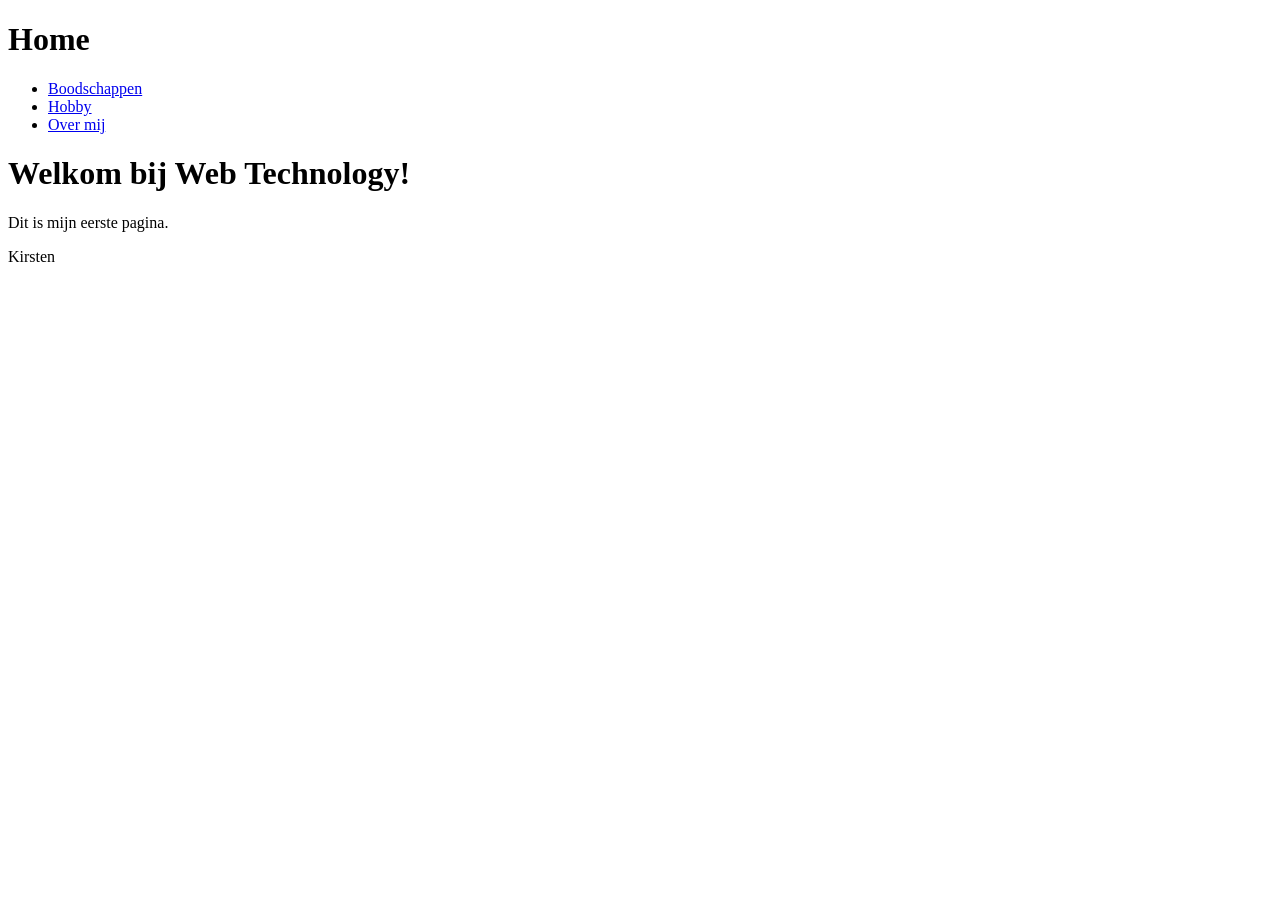
<file: labo-01/index.html>
<!doctype html>
<html lang="nl">
    <head>
        <meta charset="utf-8">
        <meta name="viewport" content="width=device-width, initial-scale=1">
        <link rel="icon" type="image/x-icon"  href="afbeeldingen/icon.png">
        <title>Mijn eerste pagina</title>
    </head>
    <body>
    <header>
        <h1>Home</h1>
        <nav>
            <ul>
                <li><a href="boodschappen.html">Boodschappen</a></li>
                <li><a href="hobby.html">Hobby</a></li>
                <li><a href="over-mij.html">Over mij</a></li>
            </ul>
        </nav>
    </header>
        <h1>Welkom bij Web Technology!</h1>
        <p>Dit is mijn eerste pagina.</p>
    <footer>
        <p>Kirsten</p>
    </footer>
    </body>
</html>
</file>
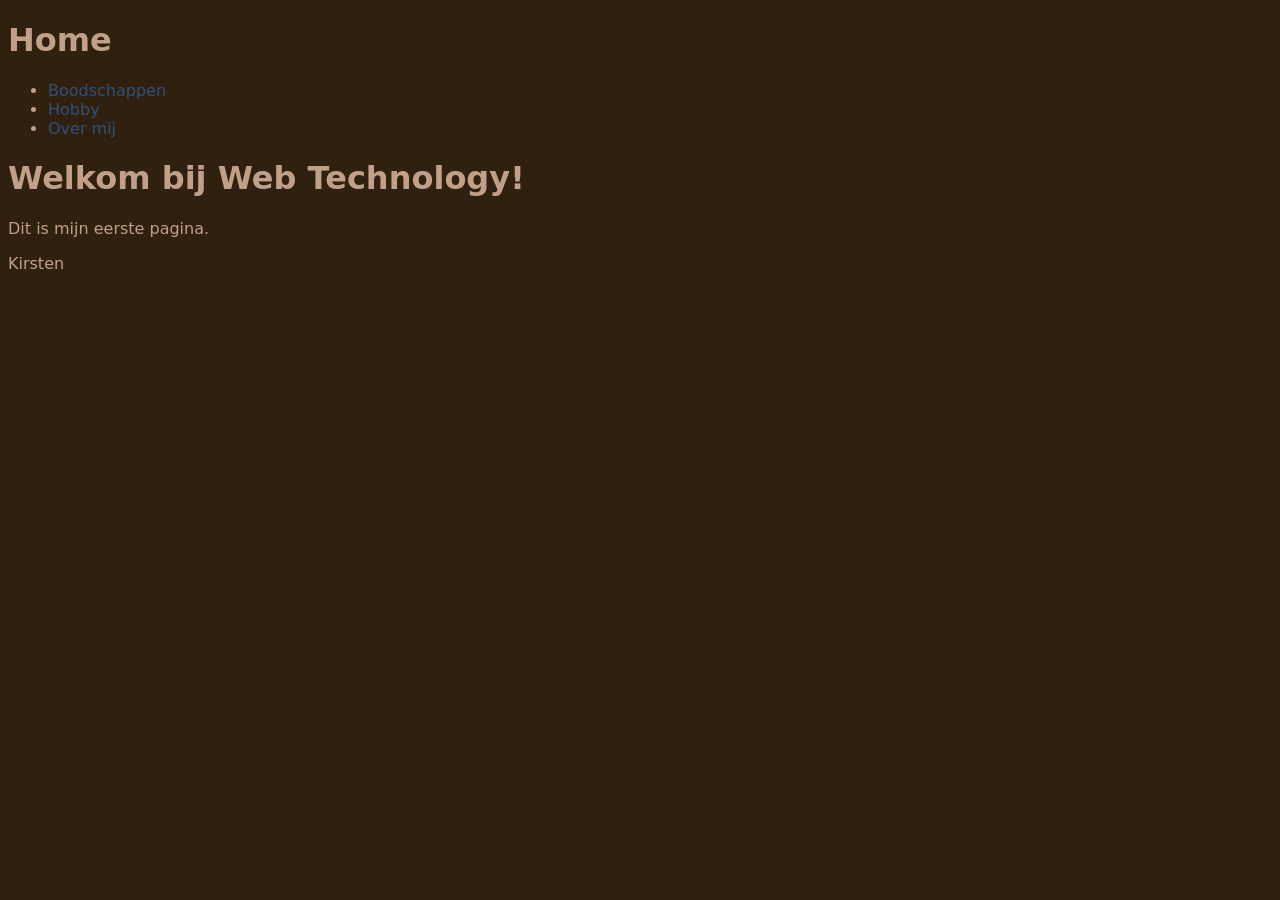
<file: site/index.html>
<!doctype html>
<html lang="nl">
    <head>
        <meta charset="utf-8">
        <meta name="viewport" content="width=device-width, initial-scale=1">
        <style>
        @import url('https://fonts.googleapis.com/css2?family=Balsamiq+Sans:ital,wght@0,400;0,700;1,400;1,700&family=Coming+Soon&family=Single+Day&family=Stick&display=swap');
        </style>
        <link rel="stylesheet" href="css/style.css">
        <link rel="icon" type="image/x-icon"  href="afbeeldingen/icon.png">
        <title>Mijn eerste pagina</title>
    </head>
    <body>
    <header>
        <h1>Home</h1>
        <nav>
            <ul>
                <li><a href="boodschappen.html">Boodschappen</a></li>
                <li><a href="hobby.html">Hobby</a></li>
                <li><a href="over-mij.html">Over mij</a></li>
            </ul>
        </nav>
    </header>
        <h1>Welkom bij Web Technology!</h1>
        <p>Dit is mijn eerste pagina.</p>
    <footer>
        <p>Kirsten</p>
    </footer>
    </body>
</html>
</file>
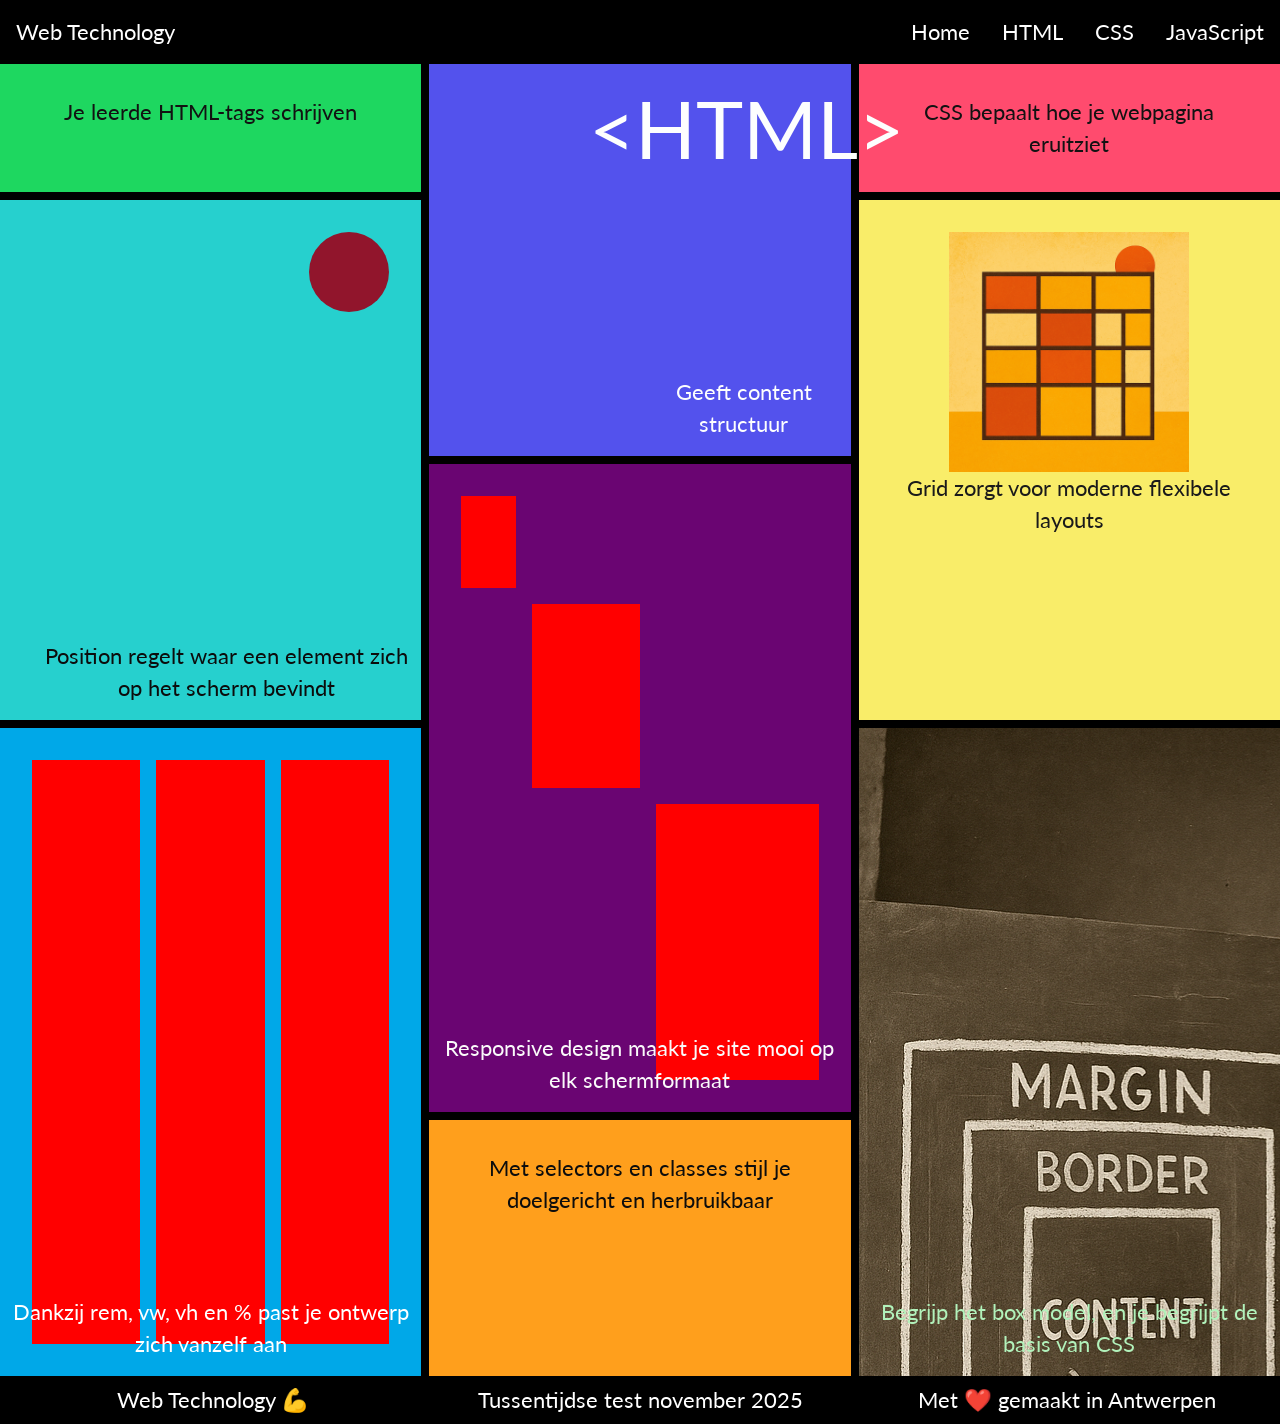
<file: 2526_wt_vaardigheidstoets_november_25/opdracht/index.html>
<!DOCTYPE html>
<html lang="en">
<head>
	<meta charset="UTF-8">
	<meta http-equiv="X-UA-Compatible" content="IE=edge">
	<meta name="viewport" content="width=device-width, initial-scale=1.0">
	<link rel="stylesheet" href="reset.css">
	<link rel="preconnect" href="https://fonts.googleapis.com">
	<link rel="preconnect" href="https://fonts.gstatic.com" crossorigin>
	<link href="https://fonts.googleapis.com/css2?family=Lato:ital,wght@0,100;0,300;0,400;0,700;0,900;1,100;1,300;1,400;1,700;1,900&display=swap" rel="stylesheet">
	<link rel="stylesheet" href="stijl.css">
	<title>Web Technology - tussentijdse test november 2025</title>
</head>
<body>
	<header>
		<h1>Web Technology</h1>
		<nav>
			<ul>
				<li><a href="">Home</a></li>
				<li><a href="">HTML</a></li>
				<li><a href="">CSS</a></li>
				<li><a href="">JavaScript</a></li>
			</ul>
		</nav>
	</header>
	<main>
		<ul>
			<li><h2>Je leerde HTML-tags schrijven</h2></li>
			<li><h4>&lt;HTML&gt;</h4>
				<h2>Geeft content structuur</h2></li>
			<li><h2>CSS bepaalt hoe je webpagina eruitziet</h2></li>
			<li>
				<p></p>
				<h2>Position regelt waar een element zich op het scherm bevindt</h2></li>
			<li>
				<img src="grid.png" alt="">
				<h2>Grid zorgt voor moderne flexibele layouts</h2>
			</li>
			<li>
				<p></p>
				<p></p>
				<p></p>
				<h2>Responsive design maakt je site mooi op elk schermformaat</h2>
			</li>
			<li>
				<p></p>
				<p></p>
				<p></p>
				<h2>Dankzij rem, vw, vh en % past je ontwerp zich vanzelf aan</h2></li>
			<li><h2>Begrijp het box model, en je begrijpt de basis van CSS</h2></li>
			<li><h2>Met selectors en classes stijl je doelgericht en herbruikbaar</h2></li>
		</ul>
	</main>
	<footer>
		<ul>
			<li>Web Technology 💪</li>
			<li>Tussentijdse test november 2025</li>
			<li>Met ❤️ gemaakt in Antwerpen</li>
		</ul>
	</footer>
</body>
</html>
</file>
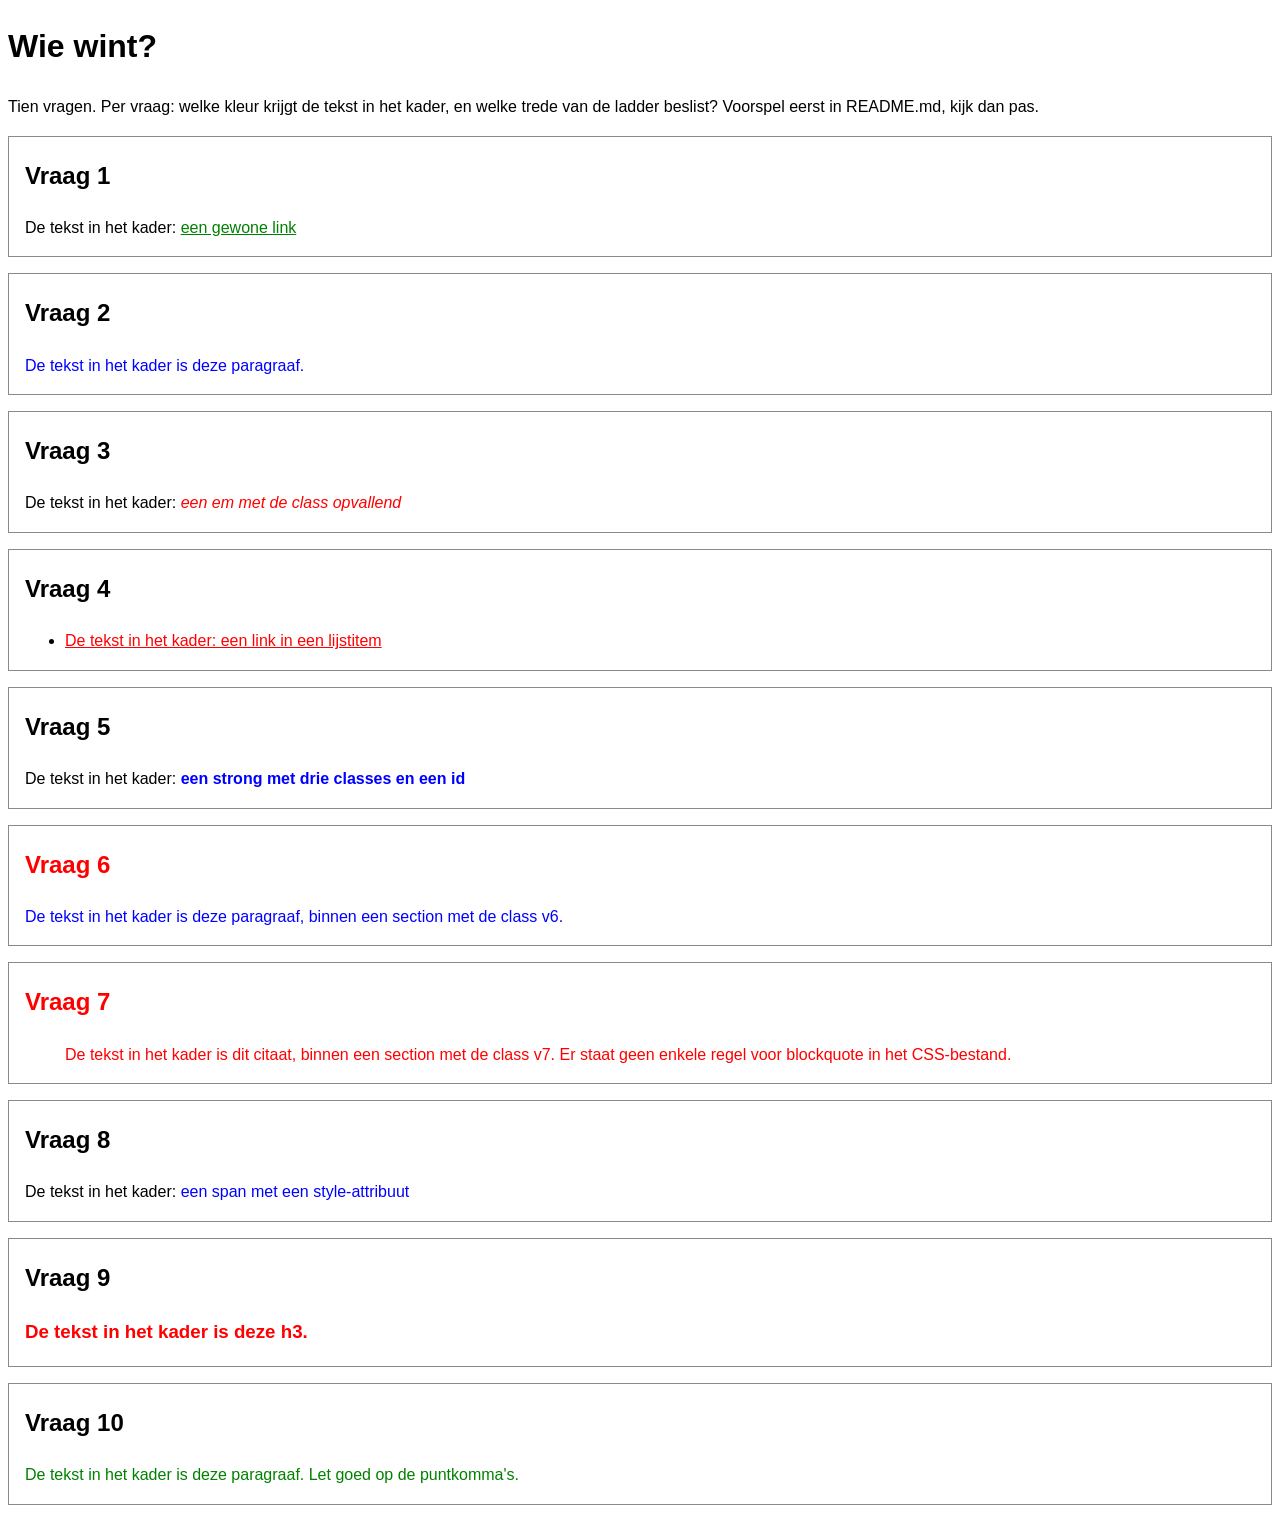
<file: labo-02/cascade/index.html>
<!-- index.html - oefening 3: voorspel, dan kijk. Wijzig dit bestand niet. -->
<!doctype html>
<html lang="nl">
  <head>
    <meta charset="utf-8">
    <meta name="viewport" content="width=device-width, initial-scale=1">
    <title>Wie wint? Tien vragen over de cascade</title>
    <link rel="stylesheet" href="css/stijl.css">
  </head>
  <body>
    <h1>Wie wint?</h1>
    <p>Tien vragen. Per vraag: welke kleur krijgt de tekst in het kader, en welke trede van de ladder beslist? Voorspel eerst in README.md, kijk dan pas.</p>

    <section class="vraag v1">
      <h2>Vraag 1</h2>
      <p>De tekst in het kader: <a href="#">een gewone link</a></p>
    </section>

    <section class="vraag v2">
      <h2>Vraag 2</h2>
      <p class="v2-tekst">De tekst in het kader is deze paragraaf.</p>
    </section>

    <section class="vraag v3">
      <h2>Vraag 3</h2>
      <p>De tekst in het kader: <em class="opvallend">een em met de class opvallend</em></p>
    </section>

    <section class="vraag v4">
      <h2>Vraag 4</h2>
      <ul>
        <li><a href="#">De tekst in het kader: een link in een lijstitem</a></li>
      </ul>
    </section>

    <section class="vraag v5">
      <h2>Vraag 5</h2>
      <p>De tekst in het kader: <strong class="een twee drie" id="v5-tekst">een strong met drie classes en een id</strong></p>
    </section>

    <section class="vraag v6">
      <h2>Vraag 6</h2>
      <p class="v6-tekst">De tekst in het kader is deze paragraaf, binnen een section met de class v6.</p>
    </section>

    <section class="vraag v7">
      <h2>Vraag 7</h2>
      <blockquote>De tekst in het kader is dit citaat, binnen een section met de class v7. Er staat geen enkele regel voor blockquote in het CSS-bestand.</blockquote>
    </section>

    <section class="vraag v8">
      <h2>Vraag 8</h2>
      <p>De tekst in het kader: <span class="v8-tekst" style="color: blue">een span met een style-attribuut</span></p>
    </section>

    <section class="vraag v9">
      <h2>Vraag 9</h2>
      <h3 class="v9-tekst">De tekst in het kader is deze h3.</h3>
    </section>

    <section class="vraag v10">
      <h2>Vraag 10</h2>
      <p class="v10-tekst">De tekst in het kader is deze paragraaf. Let goed op de puntkomma's.</p>
    </section>
  </body>
</html>
</file>
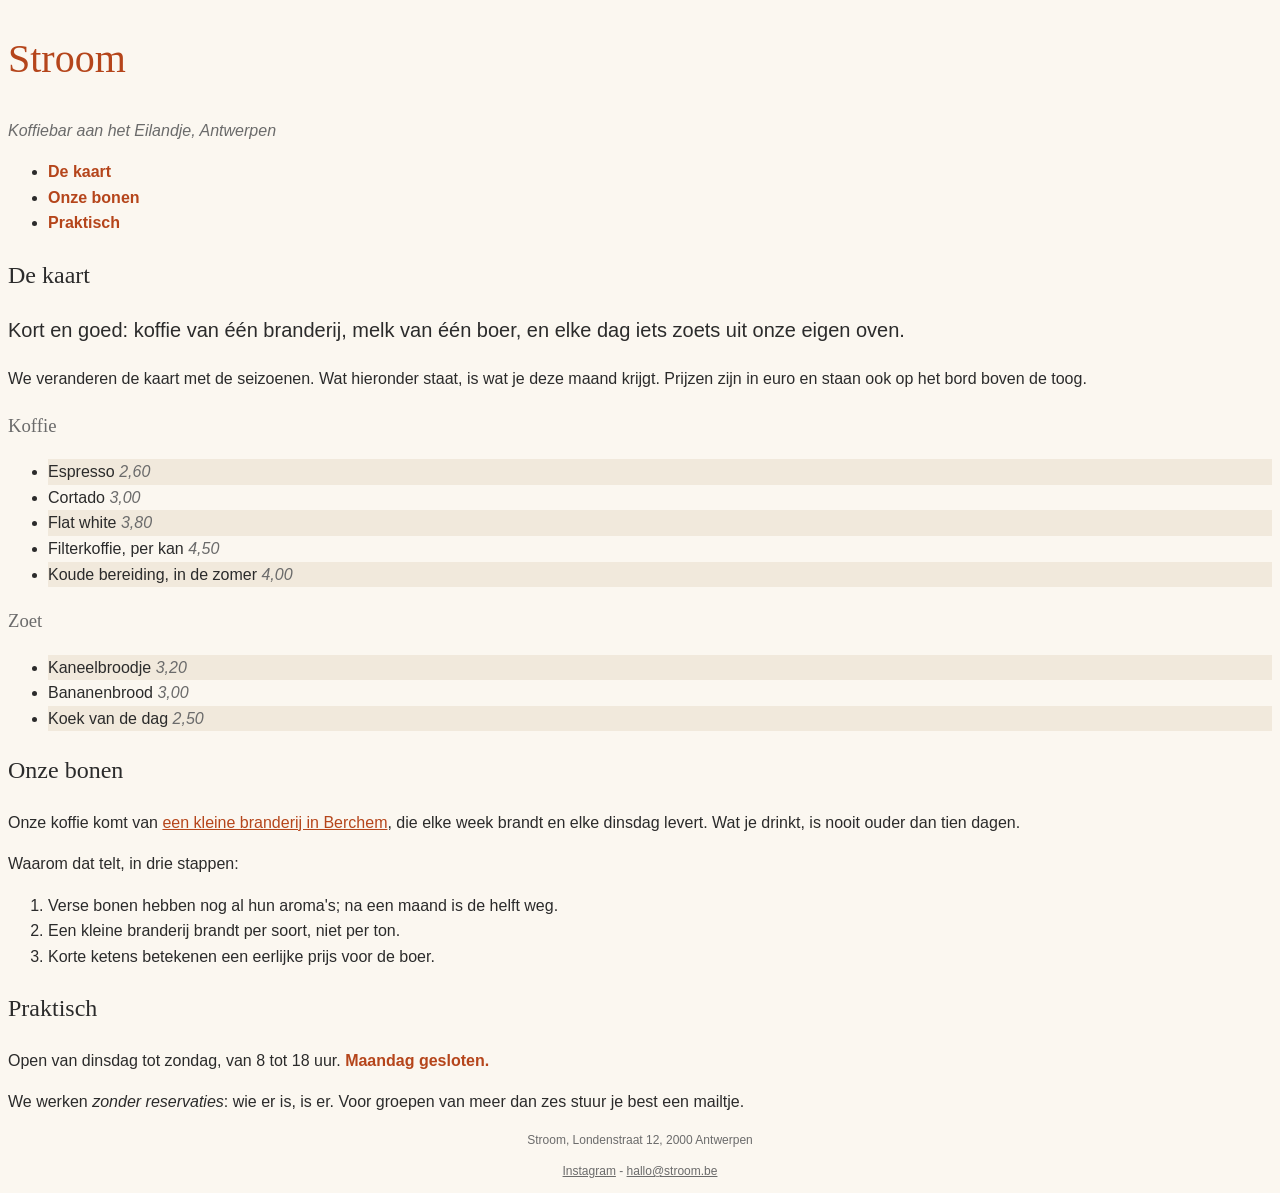
<file: labo-02/nabouw/index.html>
<!-- index.html - nabouw labo 2. Dit bestand mag je NIET wijzigen: geen class erbij, geen element verplaatst, geen style-attribuut. Jij schrijft css/stijl.css. -->
<!--
  Wat het screenshot niet kan tonen (hover en focus):
  - links in de navigatie: accentkleur, vet, geen onderstreping;
    bij hover en focus: inktkleur en onderstreept
  - links in main: accentkleur, onderstreept;
    bij hover en focus: papierkleur op een achtergrond in de accentkleur
  - links in de footer: gedempte kleur; bij hover en focus: accentkleur
-->
<!doctype html>
<html lang="nl">
  <head>
    <meta charset="utf-8">
    <meta name="viewport" content="width=device-width, initial-scale=1">
    <title>Stroom - koffiebar aan het Eilandje</title>
    <link rel="stylesheet" href="css/stijl.css">
  </head>
  <body>
    <header>
      <h1>Stroom</h1>
      <p class="slogan">Koffiebar aan het Eilandje, Antwerpen</p>
      <nav>
        <ul>
          <li><a href="#kaart">De kaart</a></li>
          <li><a href="#bonen">Onze bonen</a></li>
          <li><a href="#praktisch">Praktisch</a></li>
        </ul>
      </nav>
    </header>

    <main>
      <article>
        <h2 id="kaart">De kaart</h2>
        <p class="intro">Kort en goed: koffie van één branderij, melk van één boer, en elke dag iets zoets uit onze eigen oven.</p>
        <p>We veranderen de kaart met de seizoenen. Wat hieronder staat, is wat je deze maand krijgt. Prijzen zijn in euro en staan ook op het bord boven de toog.</p>

        <h3>Koffie</h3>
        <ul class="kaart">
          <li>Espresso <span class="prijs">2,60</span></li>
          <li>Cortado <span class="prijs">3,00</span></li>
          <li>Flat white <span class="prijs">3,80</span></li>
          <li>Filterkoffie, per kan <span class="prijs">4,50</span></li>
          <li>Koude bereiding, in de zomer <span class="prijs">4,00</span></li>
        </ul>

        <h3>Zoet</h3>
        <ul class="kaart">
          <li>Kaneelbroodje <span class="prijs">3,20</span></li>
          <li>Bananenbrood <span class="prijs">3,00</span></li>
          <li>Koek van de dag <span class="prijs">2,50</span></li>
        </ul>

        <h2 id="bonen">Onze bonen</h2>
        <p>Onze koffie komt van <a href="https://www.example.be">een kleine branderij in Berchem</a>, die elke week brandt en elke dinsdag levert. Wat je drinkt, is nooit ouder dan tien dagen.</p>
        <p>Waarom dat telt, in drie stappen:</p>
        <ol>
          <li>Verse bonen hebben nog al hun aroma's; na een maand is de helft weg.</li>
          <li>Een kleine branderij brandt per soort, niet per ton.</li>
          <li>Korte ketens betekenen een eerlijke prijs voor de boer.</li>
        </ol>

        <h2 id="praktisch">Praktisch</h2>
        <p>Open van dinsdag tot zondag, van 8 tot 18 uur. <strong>Maandag gesloten.</strong></p>
        <p>We werken <em>zonder reservaties</em>: wie er is, is er. Voor groepen van meer dan zes stuur je best een mailtje.</p>
      </article>
    </main>

    <footer>
      <p>Stroom, Londenstraat 12, 2000 Antwerpen</p>
      <p><a href="https://www.instagram.com">Instagram</a> - <a href="mailto:hallo@stroom.be">hallo@stroom.be</a></p>
    </footer>
  </body>
</html>
</file>
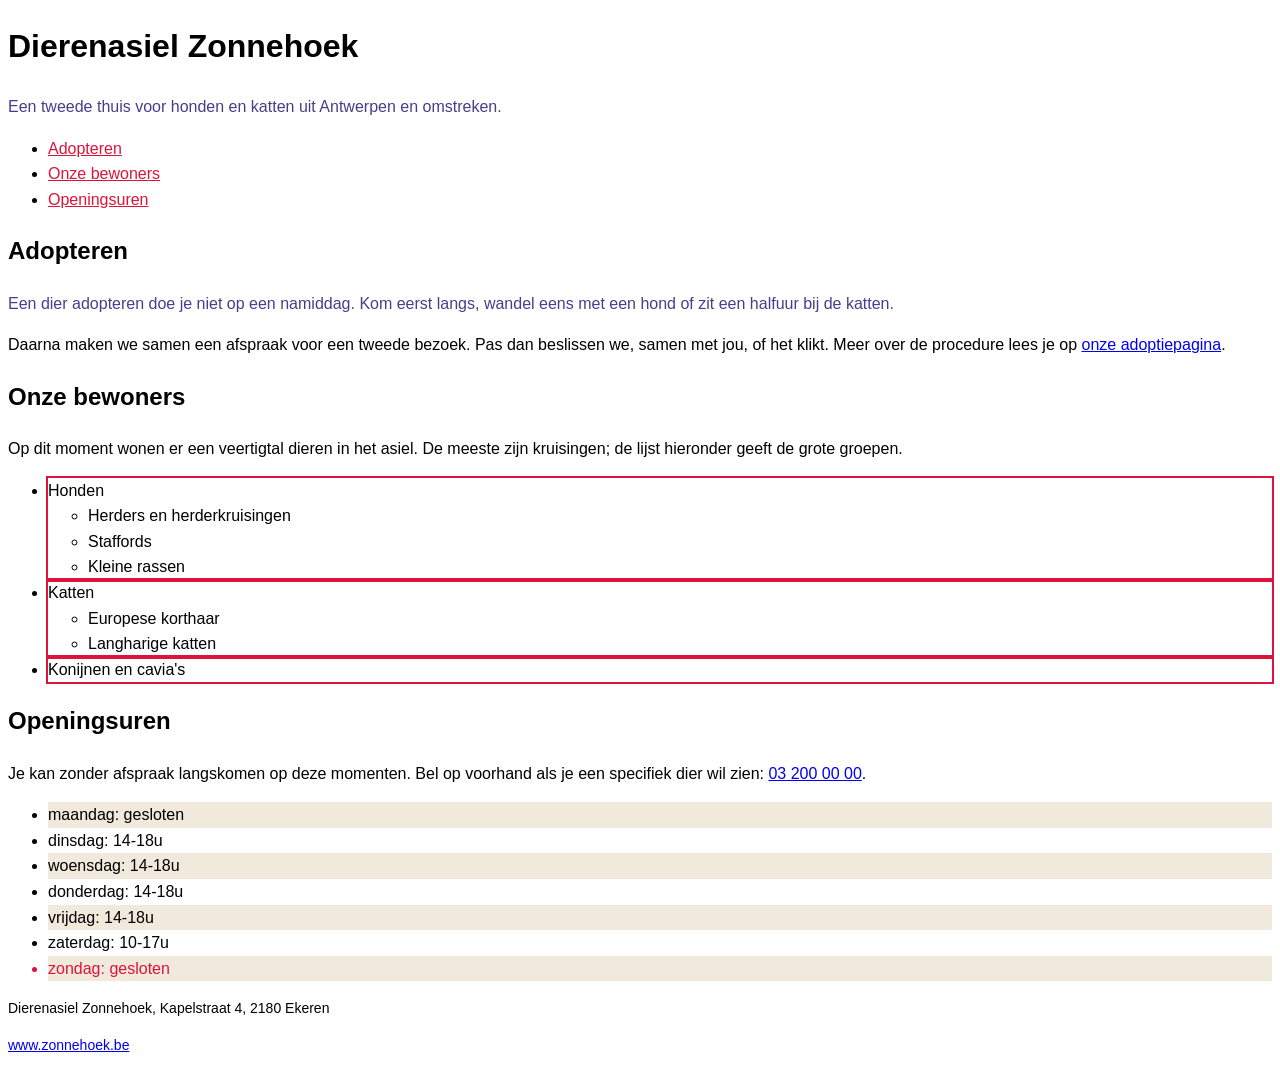
<file: labo-02/selectors/index.html>
<!-- index.html - oefening 2: selectors. Wijzig dit bestand niet; alles wat je nodig hebt, staat erin. -->
<!doctype html>
<html lang="nl">
  <head>
    <meta charset="utf-8">
    <meta name="viewport" content="width=device-width, initial-scale=1">
    <title>Dierenasiel Zonnehoek</title>
    <link rel="stylesheet" href="css/stijl.css">
  </head>
  <body>
    <header>
      <h1>Dierenasiel Zonnehoek</h1>
      <p class="slogan">Een tweede thuis voor honden en katten uit Antwerpen en omstreken.</p>
      <nav>
        <ul>
          <li><a href="#adopteren">Adopteren</a></li>
          <li><a href="#rassen">Onze bewoners</a></li>
          <li><a href="#uren">Openingsuren</a></li>
        </ul>
      </nav>
    </header>

    <main>
      <article>
        <h2 id="adopteren">Adopteren</h2>
        <p class="intro">Een dier adopteren doe je niet op een namiddag. Kom eerst langs, wandel eens met een hond of zit een halfuur bij de katten.</p>
        <p>Daarna maken we samen een afspraak voor een tweede bezoek. Pas dan beslissen we, samen met jou, of het klikt. Meer over de procedure lees je op <a href="https://www.zonnehoek.be/adoptie">onze adoptiepagina</a>.</p>

        <h2 id="rassen">Onze bewoners</h2>
        <p>Op dit moment wonen er een veertigtal dieren in het asiel. De meeste zijn kruisingen; de lijst hieronder geeft de grote groepen.</p>
        <ul class="rassen">
          <li>Honden
            <ul>
              <li>Herders en herderkruisingen</li>
              <li>Staffords</li>
              <li>Kleine rassen</li>
            </ul>
          </li>
          <li>Katten
            <ul>
              <li>Europese korthaar</li>
              <li>Langharige katten</li>
            </ul>
          </li>
          <li>Konijnen en cavia's</li>
        </ul>

        <h2 id="uren">Openingsuren</h2>
        <p>Je kan zonder afspraak langskomen op deze momenten. Bel op voorhand als je een specifiek dier wil zien: <a href="tel:+3232000000">03 200 00 00</a>.</p>
        <ul class="uren">
          <li>maandag: gesloten</li>
          <li>dinsdag: 14-18u</li>
          <li>woensdag: 14-18u</li>
          <li>donderdag: 14-18u</li>
          <li>vrijdag: 14-18u</li>
          <li>zaterdag: 10-17u</li>
          <li>zondag: gesloten</li>
        </ul>
      </article>
    </main>

    <footer>
      <p>Dierenasiel Zonnehoek, Kapelstraat 4, 2180 Ekeren</p>
      <p><a href="https://www.zonnehoek.be">www.zonnehoek.be</a></p>
    </footer>
  </body>
</html>
</file>
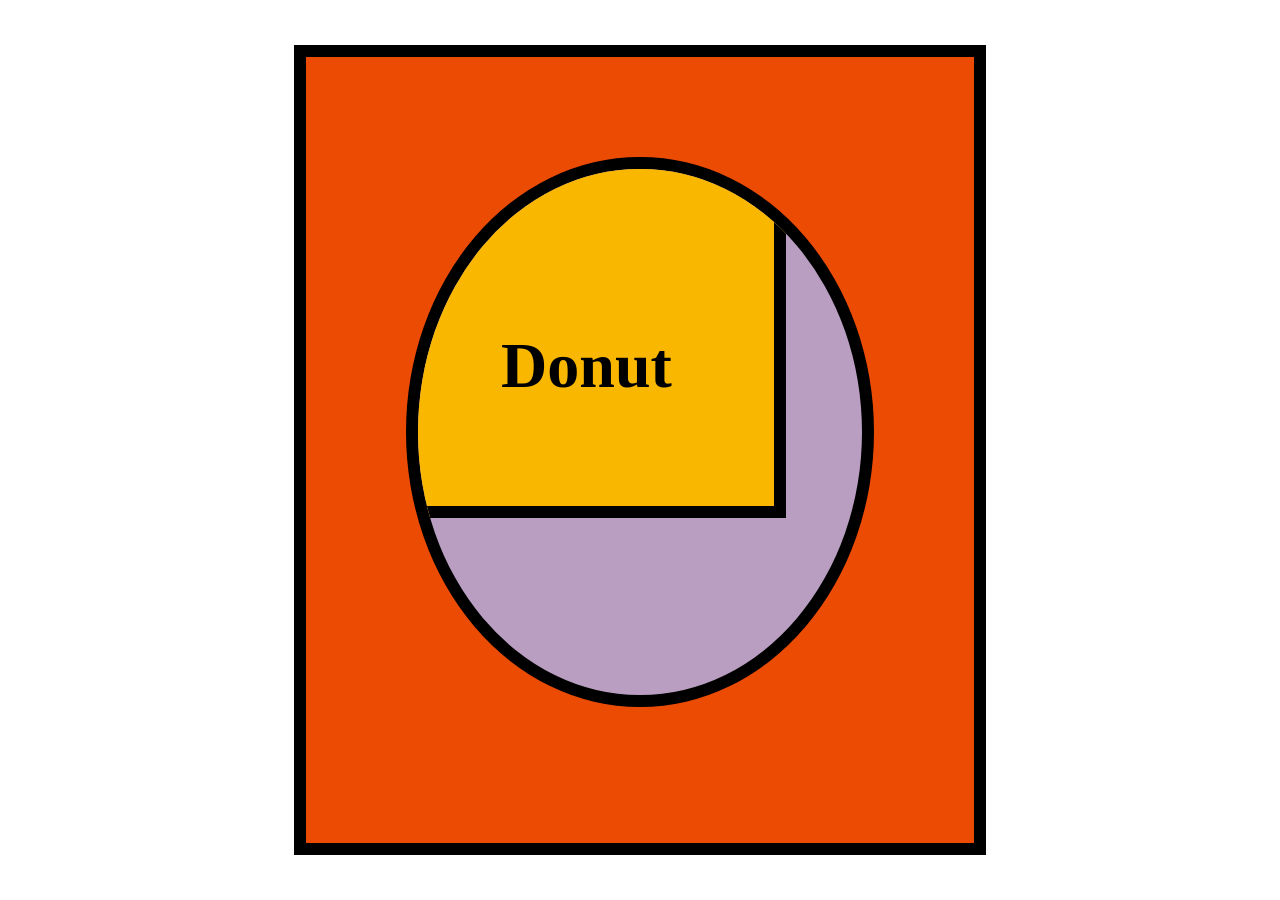
<file: labo-03/donut/index.html>
<!doctype html>
<html lang="en">
<head>
  <meta charset="utf-8">
  <meta name="viewport" content="width=device-width, initial-scale=1">
  <title>Labo 3 - Donut</title>
  <link rel="stylesheet" href="css/reset.css">
  <link rel="stylesheet" href="css/stijl.css">
</head>
<body>
  <!-- Do not change this file. Write your CSS in css/stijl.css. -->
  <main>
    <div>
      <h1>Donut</h1>
    </div>
  </main>
</body>
</html>
</file>
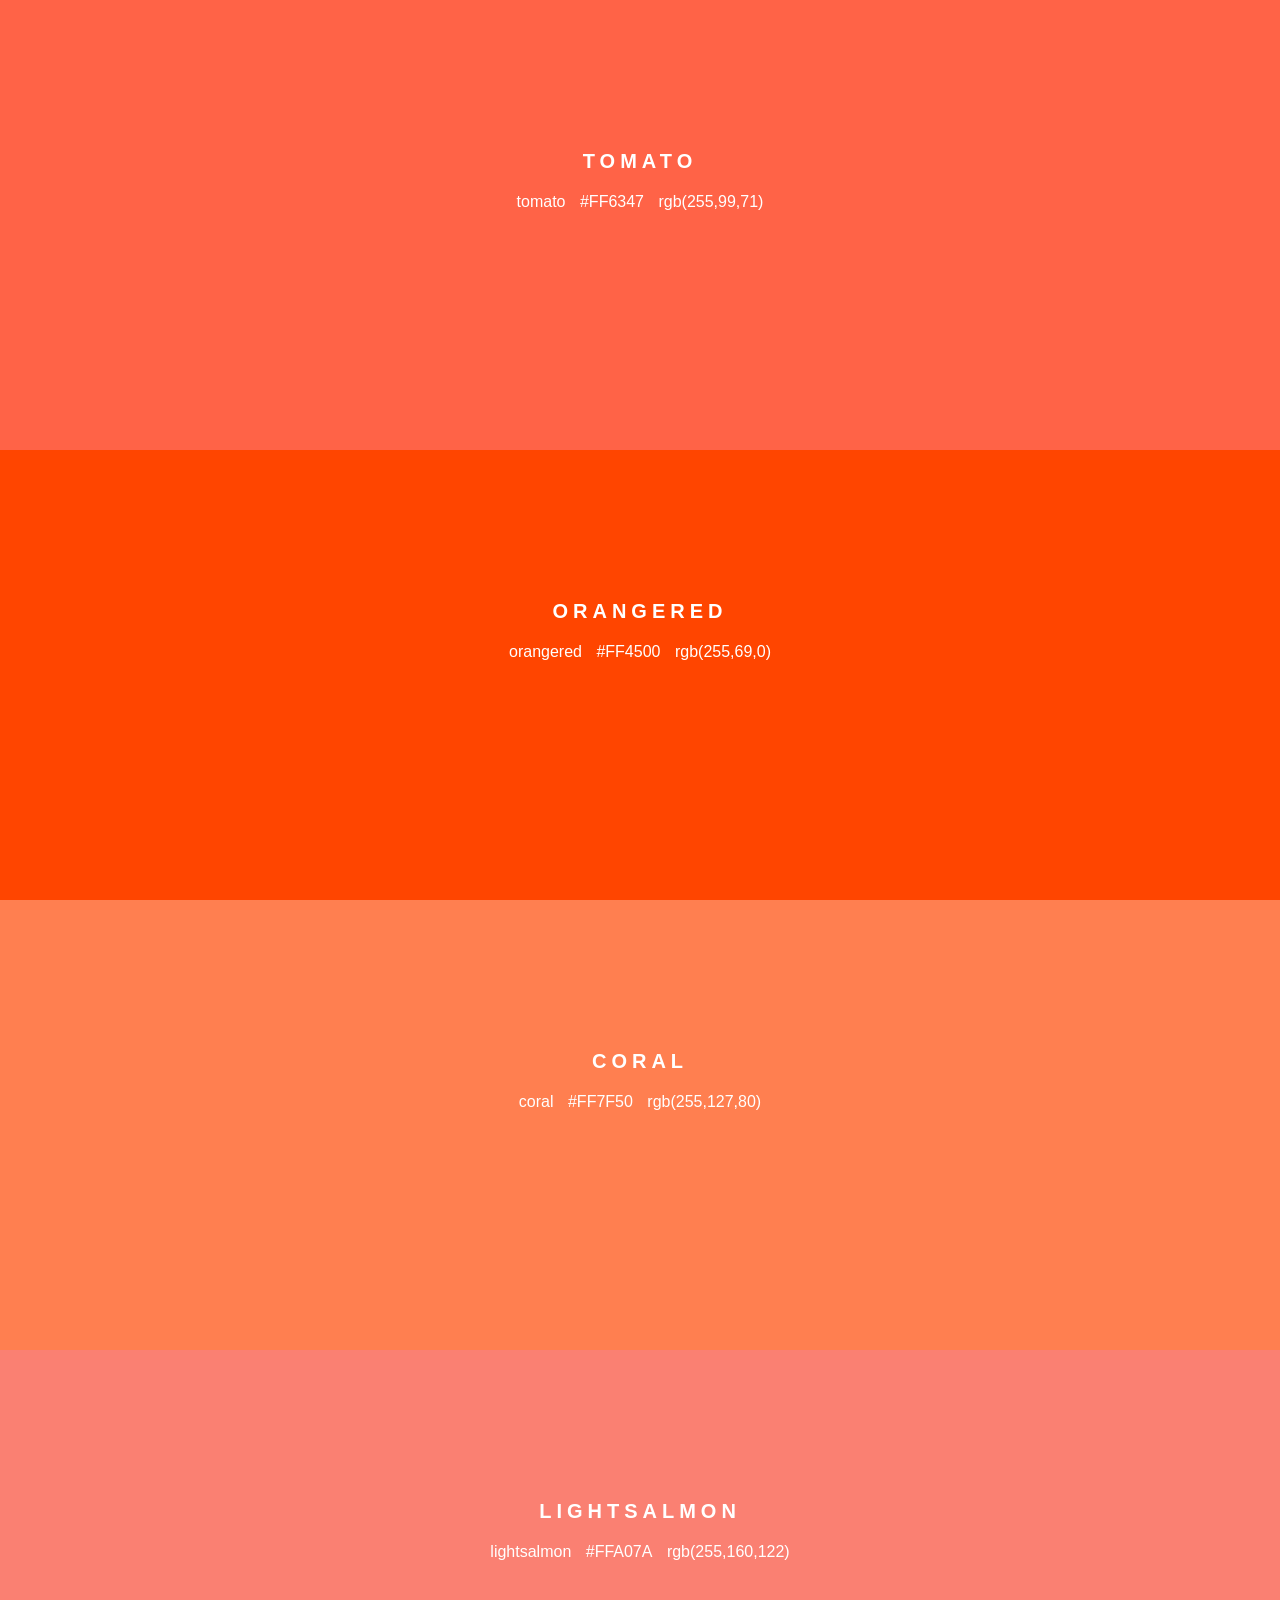
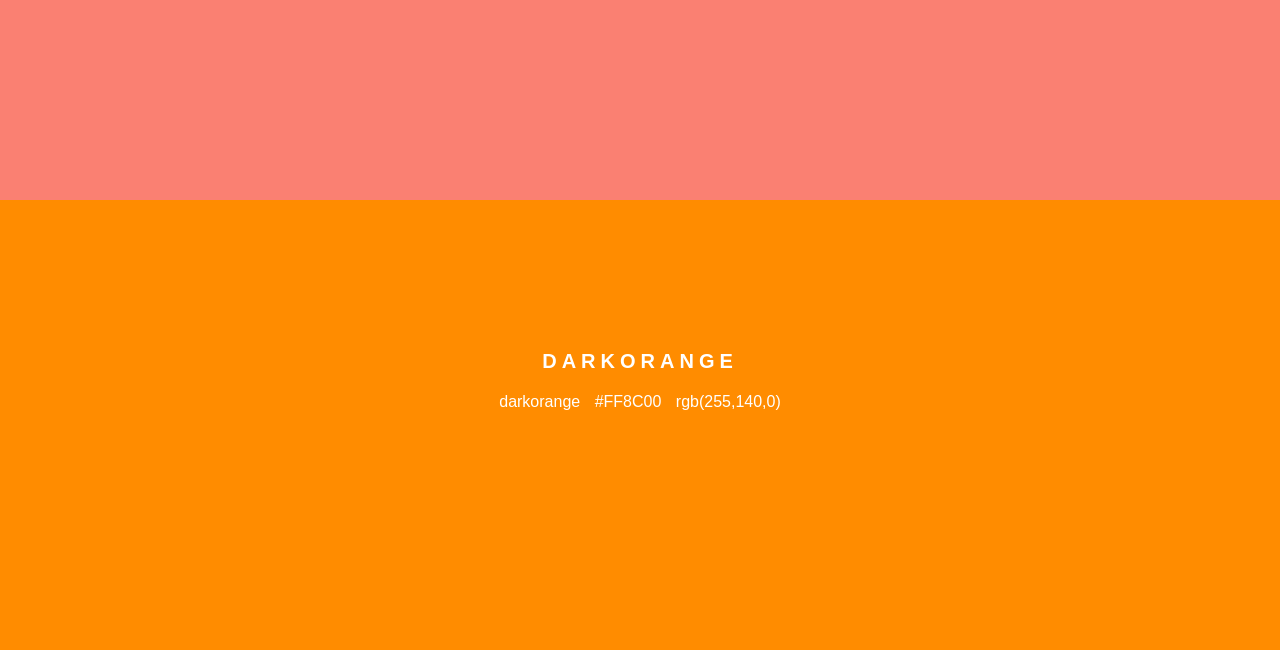
<file: labo-03/kleuren/index.html>
<!doctype html>
<html lang="en">
<head>
  <meta charset="utf-8">
  <meta name="viewport" content="width=device-width, initial-scale=1">
  <title>Labo 3 - Kleurenstalen</title>
  <link rel="stylesheet" href="css/reset.css">
  <link rel="stylesheet" href="css/stijl.css">
</head>
<body>
  <!-- Do not change this file. Write your CSS in css/stijl.css. -->
  <ul>
    <li class="tomato">
      <h2>TOMATO</h2>
      <p class="codes"><span>tomato</span> <span>#FF6347</span> <span>rgb(255,99,71)</span></p>
    </li>
    <li class="orangered">
      <h2>ORANGERED</h2>
      <p class="codes"><span>orangered</span> <span>#FF4500</span> <span>rgb(255,69,0)</span></p>
    </li>
    <li class="coral">
      <h2>CORAL</h2>
      <p class="codes"><span>coral</span> <span>#FF7F50</span> <span>rgb(255,127,80)</span></p>
    </li>
    <li class="lightsalmon">
      <h2>LIGHTSALMON</h2>
      <p class="codes"><span>lightsalmon</span> <span>#FFA07A</span> <span>rgb(255,160,122)</span></p>
    </li>
    <li class="darkorange">
      <h2>DARKORANGE</h2>
      <p class="codes"><span>darkorange</span> <span>#FF8C00</span> <span>rgb(255,140,0)</span></p>
    </li>
  </ul>
</body>
</html>
</file>
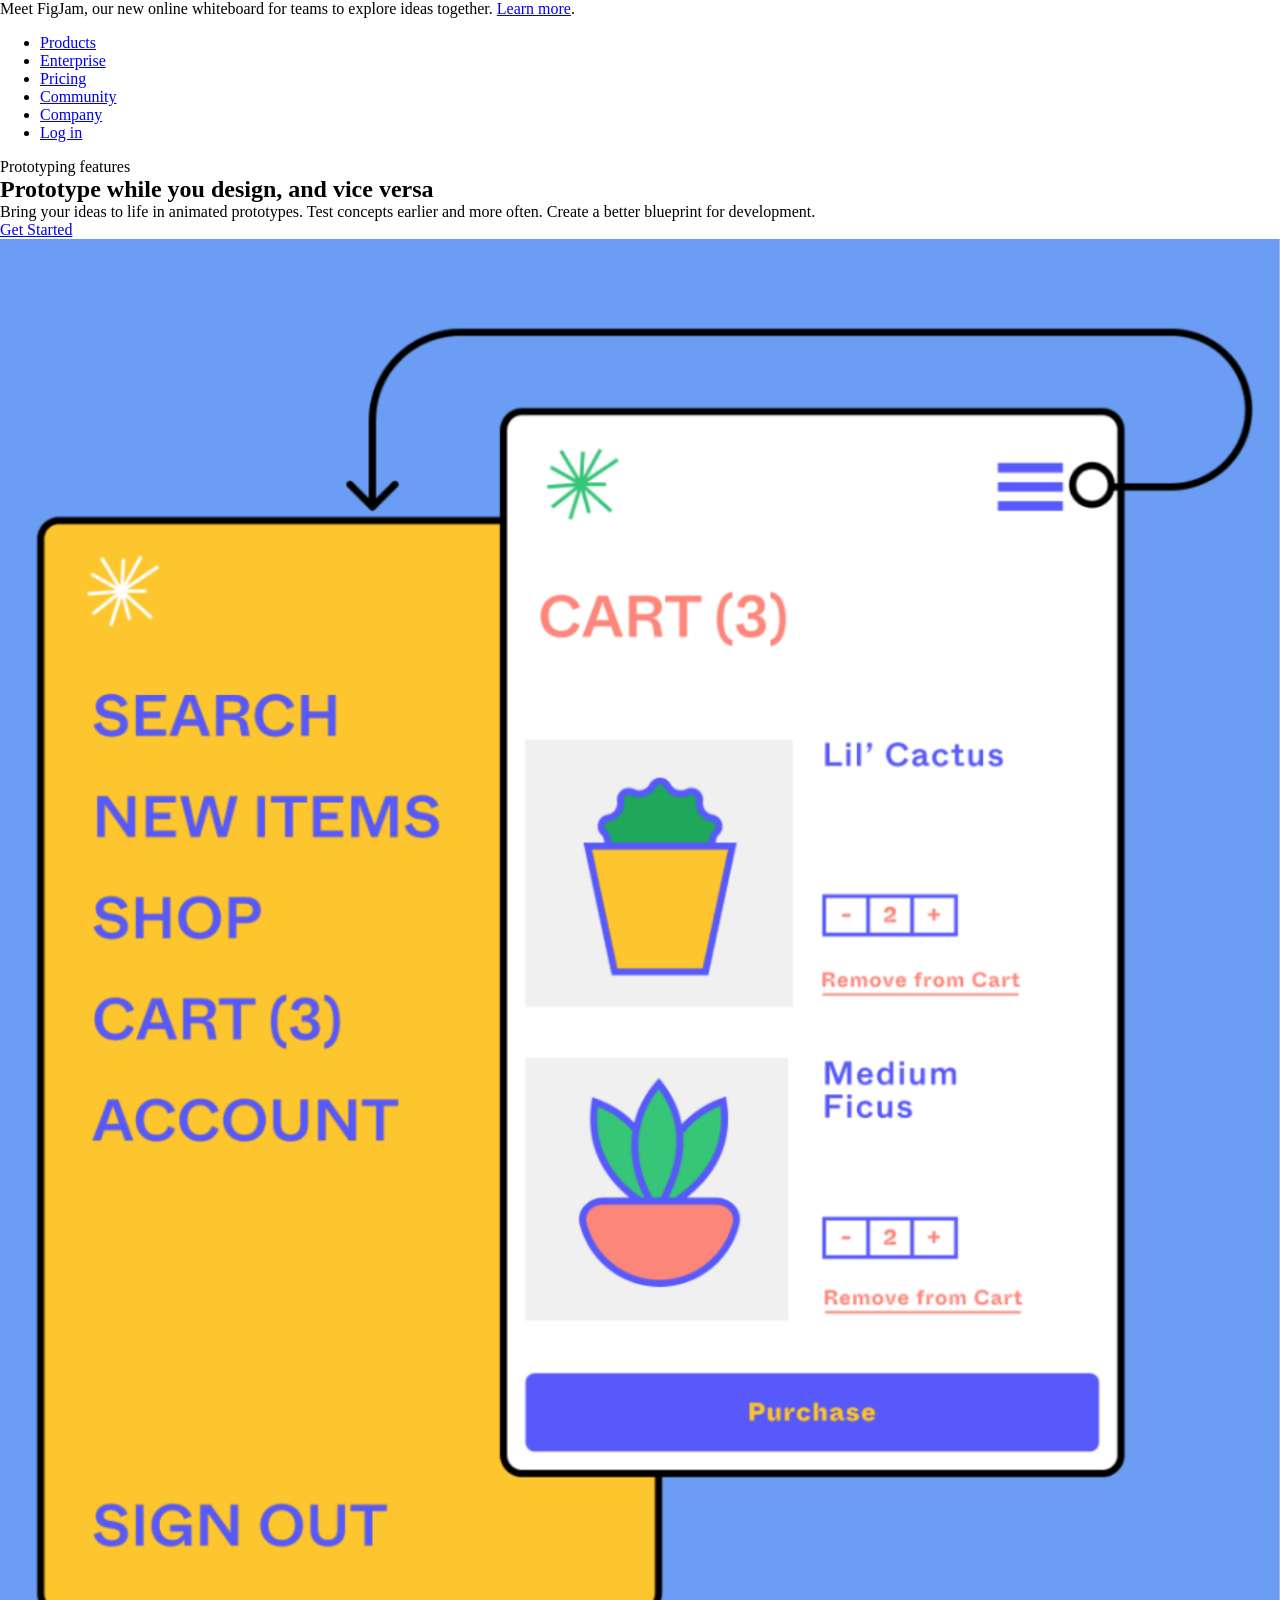
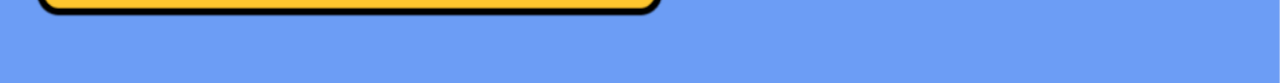
<file: labo-03/landing/index.html>
<!doctype html>
<html lang="en">
<head>
  <meta charset="utf-8">
  <meta name="viewport" content="width=device-width, initial-scale=1">
  <title>Labo 3 - Landingspagina</title>
  <link rel="stylesheet" href="css/reset.css">
  <link rel="stylesheet" href="css/stijl.css">
</head>
<body>
  <!-- Do not change this file. Write your CSS in css/stijl.css.
       Not visible in the screenshot: on :hover and :focus the links in the
       banner and in the navigation get an underline, and the button turns
       dark grey (#333333) instead of black. -->
  <div class="banner">
    <p>Meet FigJam, our new online whiteboard for teams to explore ideas together. <a href="#">Learn more</a>.</p>
  </div>
  <header>
    <nav>
      <ul>
        <li><a href="#">Products</a></li>
        <li><a href="#">Enterprise</a></li>
        <li><a href="#">Pricing</a></li>
        <li><a href="#">Community</a></li>
        <li><a href="#">Company</a></li>
        <li><a href="#">Log in</a></li>
      </ul>
    </nav>
  </header>
  <main>
    <article>
      <p class="bovenkop">Prototyping features</p>
      <h1>Prototype while you design, and vice versa</h1>
      <p>Bring your ideas to life in animated prototypes. Test concepts earlier and more often. Create a better blueprint for development.</p>
      <a href="#" class="knop">Get Started</a>
    </article><!-- no whitespace between these two tags: see syllabus 3.7 --><div class="afbeelding">
      <img src="afbeeldingen/prototype.png" alt="Prototype of a plant shop: a yellow menu panel next to a white cart screen">
    </div>
  </main>
</body>
</html>
</file>
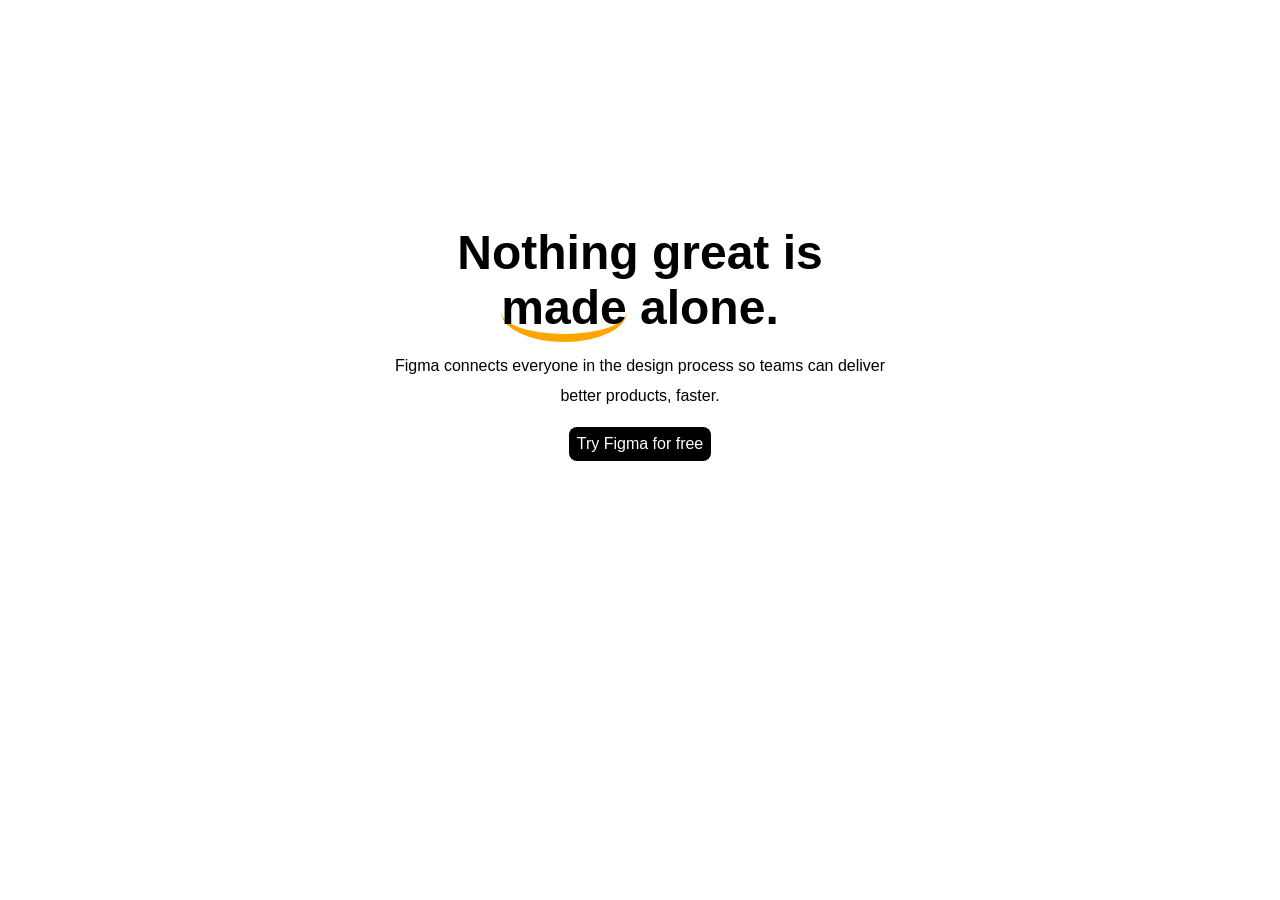
<file: labo-03/slogan/index.html>
<!doctype html>
<html lang="en">
<head>
  <meta charset="utf-8">
  <meta name="viewport" content="width=device-width, initial-scale=1">
  <title>Labo 3 - Slogan</title>
  <link rel="stylesheet" href="css/reset.css">
  <link rel="stylesheet" href="css/stijl.css">
</head>
<body>
  <!-- Do not change this file. Write your CSS in css/stijl.css.
       Not visible in the screenshot: on :hover and :focus the button turns
       dark grey (#333333) instead of black. -->
  <h2>Nothing great is <span>made</span> alone.</h2>
  <p>Figma connects everyone in the design process so teams can deliver better products, faster.</p>
  <a href="https://www.figma.com">Try Figma for free</a>
</body>
</html>
</file>
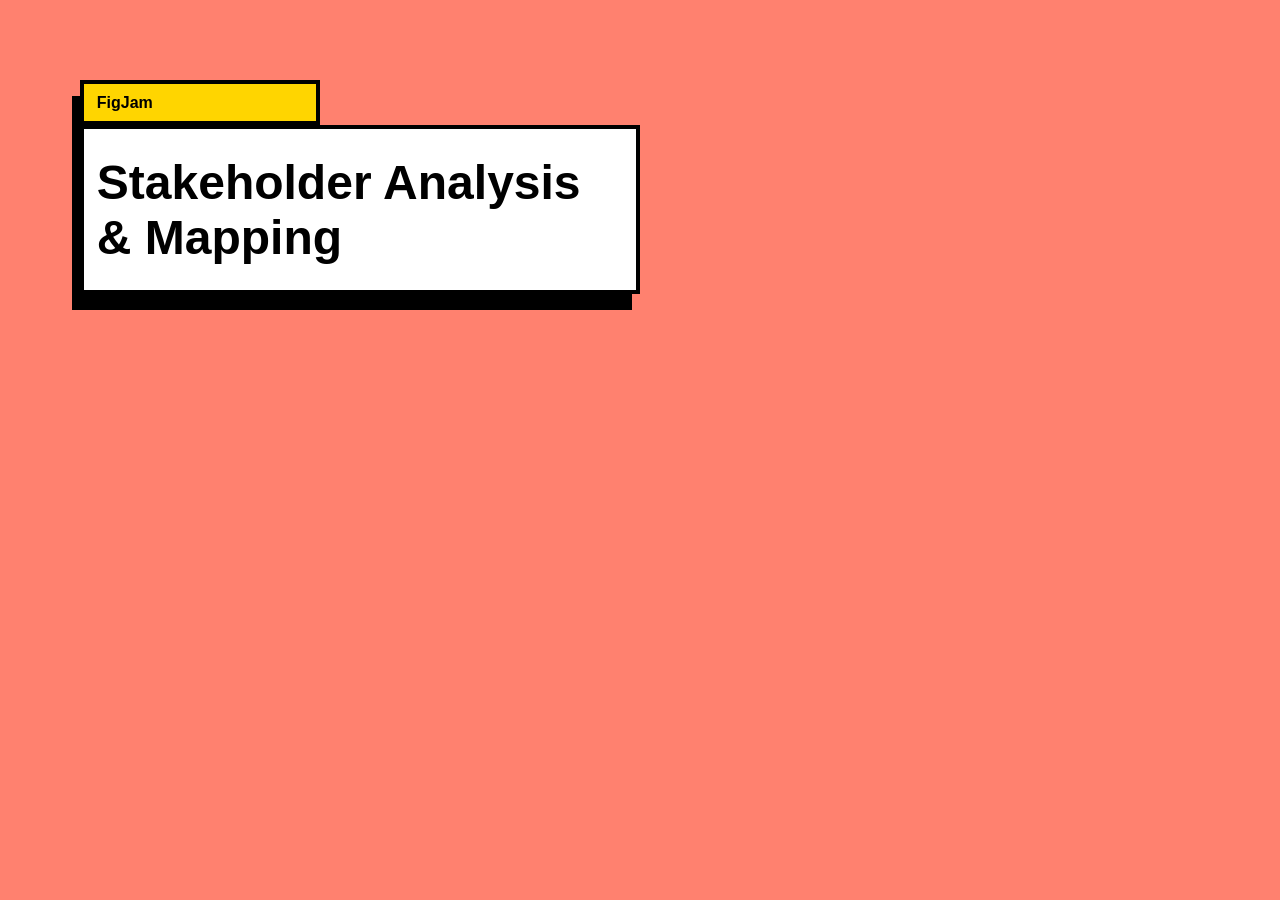
<file: labo-03/tabblad/index.html>
<!doctype html>
<html lang="en">
<head>
  <meta charset="utf-8">
  <meta name="viewport" content="width=device-width, initial-scale=1">
  <title>Labo 3 - Tabblad</title>
  <link rel="stylesheet" href="css/reset.css">
  <link rel="stylesheet" href="css/stijl.css">
</head>
<body>
  <!-- Do not change this file. Write your CSS in css/stijl.css. -->
  <h1>FigJam</h1>
  <h2>Stakeholder Analysis &amp; Mapping</h2>
</body>
</html>
</file>
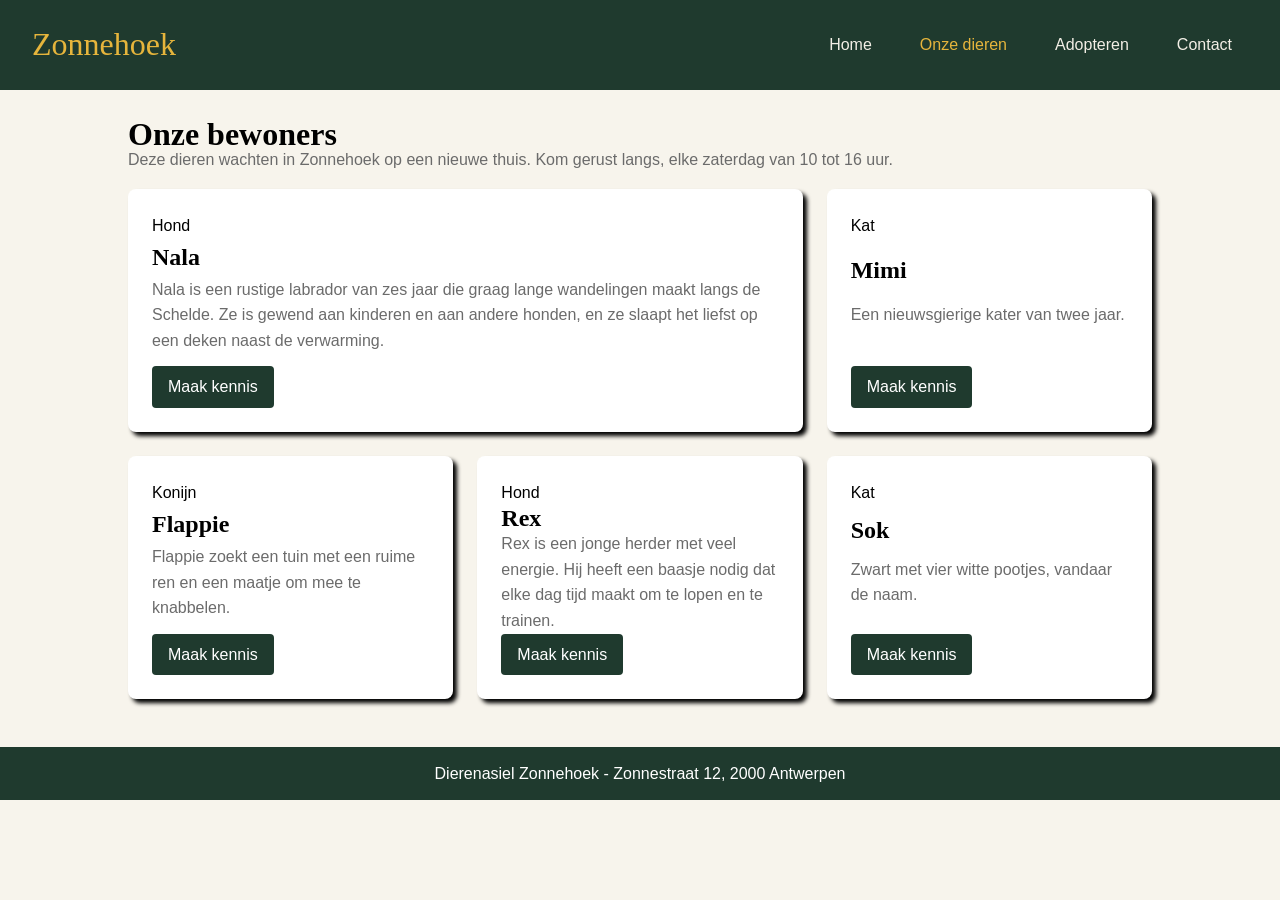
<file: labo-04/dierenasiel/index.html>
<!doctype html>
<html lang="nl">
<head>
  <meta charset="utf-8">
  <meta name="viewport" content="width=device-width, initial-scale=1">
  <title>Labo 4 - Dierenasiel Zonnehoek</title>
  <link rel="stylesheet" href="css/reset.css">
  <link rel="stylesheet" href="css/stijl.css">
</head>
<body>
  <!-- Do not change this file. Write your CSS in css/stijl.css.
       Not visible in the screenshot: on :hover and :focus the links in the
       navigation get an underline, and a button turns dark (#2b2b2b). -->
  <header>
    <a class="logo" href="index.html">Zonnehoek</a>
    <nav>
      <ul>
        <li><a href="index.html">Home</a></li>
        <li><a href="dieren.html" class="actief">Onze dieren</a></li>
        <li><a href="adopteren.html">Adopteren</a></li>
        <li><a href="contact.html">Contact</a></li>
      </ul>
    </nav>
  </header>
  <main>
    <h1>Onze bewoners</h1>
    <p class="intro">Deze dieren wachten in Zonnehoek op een nieuwe thuis. Kom gerust langs, elke zaterdag van 10 tot 16 uur.</p>
    <ul class="kaarten">
      <li class="kaart uitgelicht">
        <p class="soort">Hond</p>
        <h2>Nala</h2>
        <p class="beschrijving">Nala is een rustige labrador van zes jaar die graag lange wandelingen maakt langs de Schelde. Ze is gewend aan kinderen en aan andere honden, en ze slaapt het liefst op een deken naast de verwarming.</p>
        <a class="knop" href="#">Maak kennis</a>
      </li>
      <li class="kaart">
        <p class="soort">Kat</p>
        <h2>Mimi</h2>
        <p class="beschrijving">Een nieuwsgierige kater van twee jaar.</p>
        <a class="knop" href="#">Maak kennis</a>
      </li>
      <li class="kaart">
        <p class="soort">Konijn</p>
        <h2>Flappie</h2>
        <p class="beschrijving">Flappie zoekt een tuin met een ruime ren en een maatje om mee te knabbelen.</p>
        <a class="knop" href="#">Maak kennis</a>
      </li>
      <li class="kaart">
        <p class="soort">Hond</p>
        <h2>Rex</h2>
        <p class="beschrijving">Rex is een jonge herder met veel energie. Hij heeft een baasje nodig dat elke dag tijd maakt om te lopen en te trainen.</p>
        <a class="knop" href="#">Maak kennis</a>
      </li>
      <li class="kaart">
        <p class="soort">Kat</p>
        <h2>Sok</h2>
        <p class="beschrijving">Zwart met vier witte pootjes, vandaar de naam.</p>
        <a class="knop" href="#">Maak kennis</a>
      </li>
    </ul>
  </main>
  <footer>
    <p>Dierenasiel Zonnehoek - Zonnestraat 12, 2000 Antwerpen</p>
  </footer>
</body>
</html>
</file>
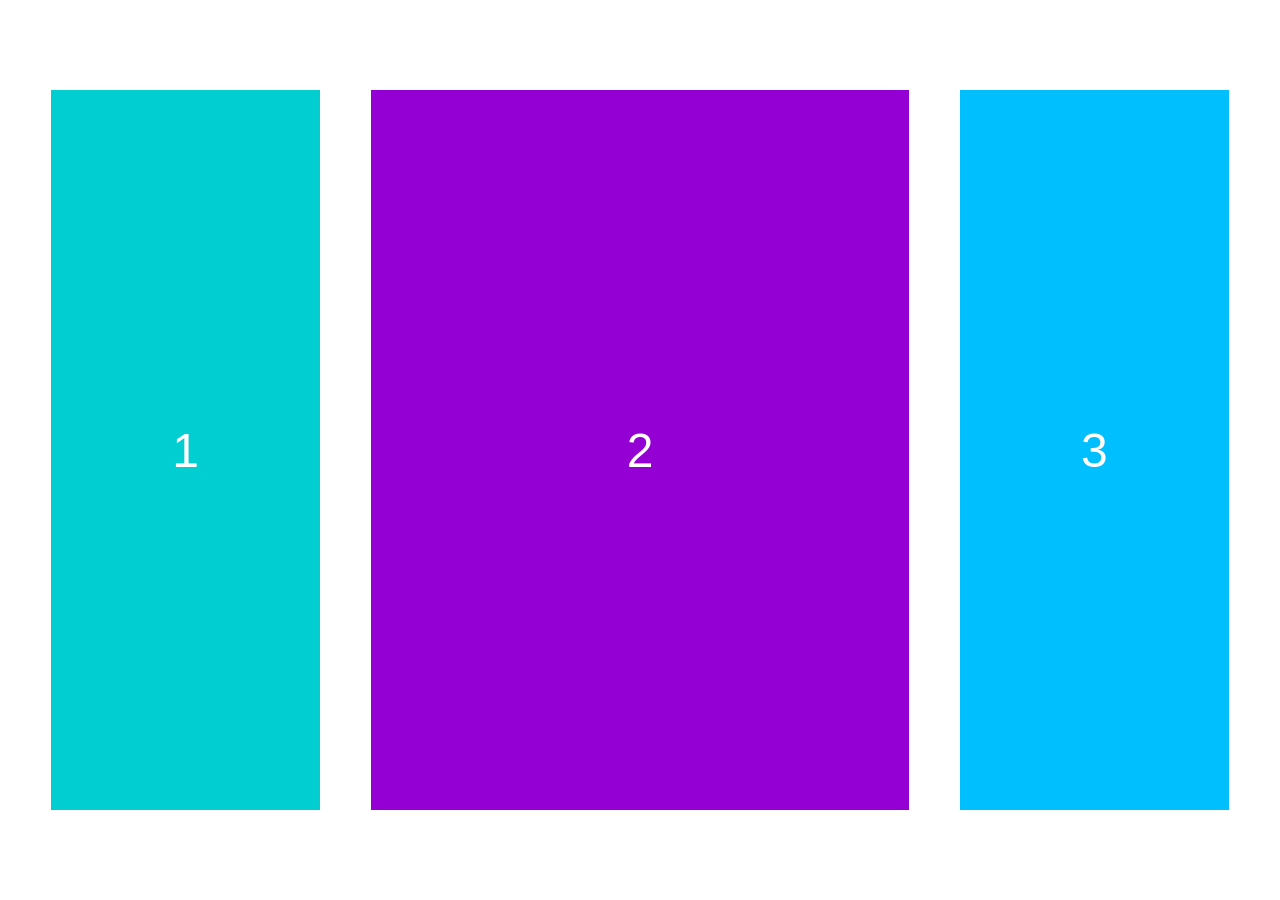
<file: labo-04/kolommen/index.html>
<!doctype html>
<html lang="nl">
<head>
  <meta charset="utf-8">
  <meta name="viewport" content="width=device-width, initial-scale=1">
  <title>Labo 4 - Drie kolommen</title>
  <link rel="stylesheet" href="css/reset.css">
  <link rel="stylesheet" href="css/stijl.css">
</head>
<body>
  <!-- Do not change this file. Write your CSS in css/stijl.css. -->
  <main>
    <div>1</div>
    <div>2</div>
    <div>3</div>
  </main>
</body>
</html>
</file>
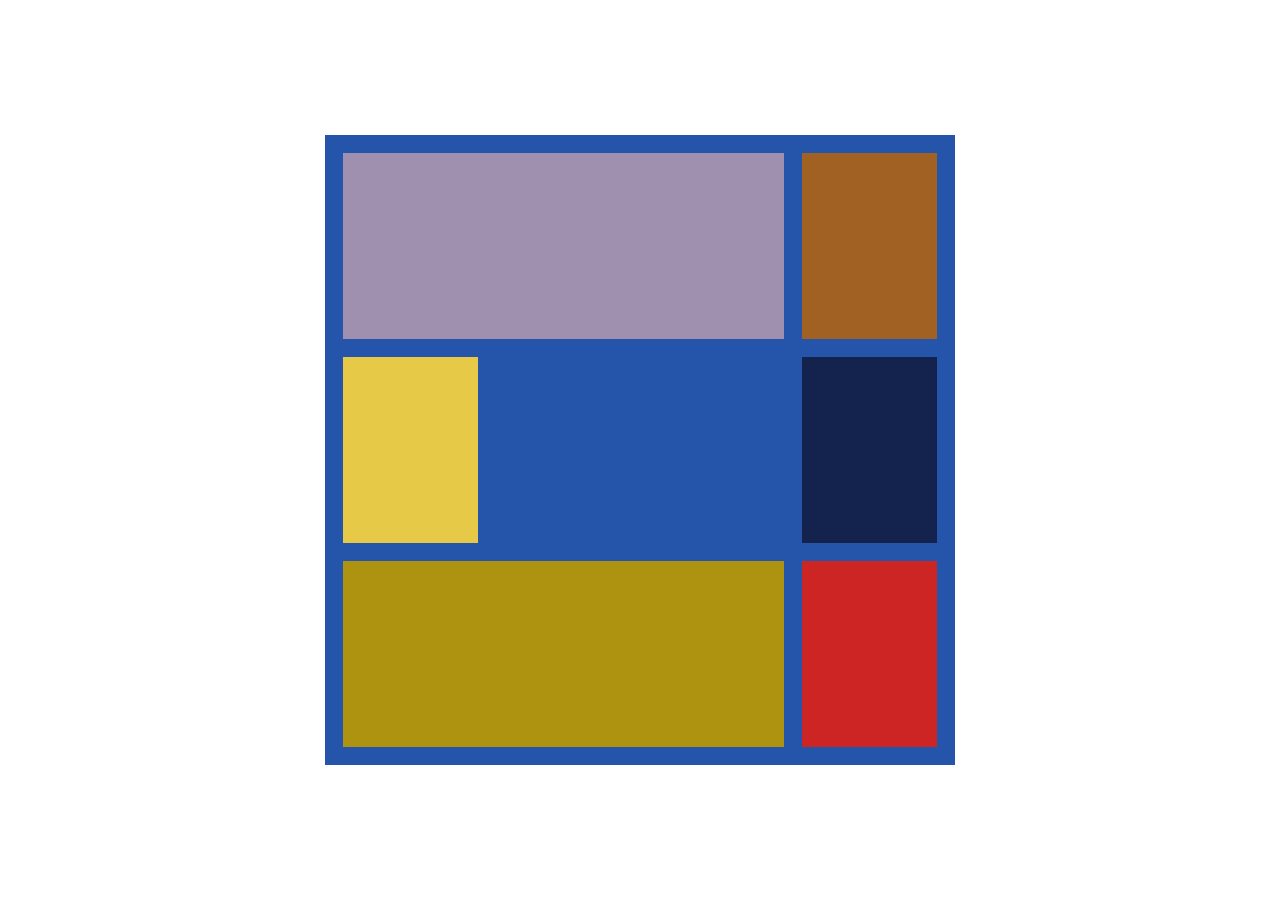
<file: labo-04/mondriaan/index.html>
<!doctype html>
<html lang="nl">
<head>
  <meta charset="utf-8">
  <meta name="viewport" content="width=device-width, initial-scale=1">
  <title>Labo 4 - Mondriaan</title>
  <link rel="stylesheet" href="css/reset.css">
  <link rel="stylesheet" href="css/stijl.css">
</head>
<body>
  <!-- Do not change this file. Write your CSS in css/stijl.css. -->
  <main class="schilderij">
    <div class="lila"></div>
    <div class="bruin"></div>
    <div class="geel"></div>
    <div class="marine"></div>
    <div class="olijf"></div>
    <div class="rood"></div>
  </main>
</body>
</html>
</file>
<file: site/css/style.css>
:root {
    --achtergrond: #302010;
    --navlinks: #305078;
    --links: #505860;
    --tekst: #c0a088;
    --lettertype: system-ui, -apple-system, BlinkMacSystemFont, 'Segoe UI', Roboto, Oxygen, Ubuntu, Cantarell, 'Open Sans', 'Helvetica Neue', sans-serif;
    size: 16px;
}

body {
    font-family: var(--lettertype);
    background-color: var(--achtergrond);
    color: var(--tekst);
}

nav a{
    color: var(--navlinks);
    text-decoration: none;
}
nav a:hover, nav a:focus {
    color: var(--tekst);
}

a {
    color: var(--links);
}
</file>
<file: 2526_wt_vaardigheidstoets_november_25/opdracht/stijl.css>
/* drie basisstijlregels om je te helpen */
:root {font-size: 100%;  /* zet je dit op 62.5%, dan is elke rem 10px waard, anders 16px */ }
html {box-sizing: border-box;}
*, *:before, *:after {box-sizing: inherit;}


/* gebruikte kleuren */

main ul li:nth-child(1) {background-color: #1ED760;color: #121212;}
main ul li:nth-child(2) {background-color: #5352ED;color: #FDFEFE;}
main ul li:nth-child(3) {background-color: #FF4B6E;color: #121212;}
main ul li:nth-child(4) {background-color: #26D0CE;color: #0C0C0C;}
main ul li:nth-child(5) {background-color: #F9ED69;color: #1A1A1A;}
main ul li:nth-child(6) {background-color: #6A0572;color: #FAFAFA;}
main ul li:nth-child(7) {background-color: #00A8E8;color: #FFF;}
main ul li:nth-child(8) {background-color: #1E1E1E;color: #B2F2BB;}
main ul li:nth-child(9) {background-color: #FF9F1C;color: #0D0D0D;}

/* de andere gebruikte kleuren zijn black, white en red (elementen van de grids binnen de figuren) */

body {
    font-size: 1.4rem;
    font-family: lato, arial, sans-serif;
    line-height: 2rem;
    background-color: black;}

/* hier komt jouw css */


header {
    background-color: black;
    color: white;
    padding: .5rem;
    position: sticky;
    top: 0;
}
header a {
    color: white;
    text-decoration: none;
}
header a:hover {
    background-color: white;
    color: black;
}
nav ul {
    display: flex;
    gap: 2rem;
}

main ul {
    display: grid;
    gap: .5rem;
}
main li {
    text-align: center;
    padding: 2rem;
}
img {
    display: none;
}

footer ul {
    color: white;
    display: flex;
    justify-content: space-between;
    text-align: center;
}
footer li {
    flex: 1;
    padding: .5rem;
}


@media(min-width:75rem) {
    header {
        display: flex;
        justify-content: space-between;
        padding: 1rem;
        z-index: 1;
    }

    main ul {
        grid-template-columns: 1fr 1fr 1fr;
        grid-template-rows: 1fr 2fr 2fr 3fr 2fr;
        z-index: 2;
    }
    main ul li:nth-child(2) {
        grid-column: 2 / 3;
        grid-row: 1 / 3;
        position: relative;
    }
    main ul li:nth-child(2) h4{
        font-size: 5rem;
        position: absolute;
        top: 3rem;
        left: 10rem;
    }
    main ul li:nth-child(2) h2{
        position: absolute;
        bottom: 1rem;
        left: 13rem;
    }
    main ul li:nth-child(4) {
        grid-column: 1 / 2;
        grid-row: 2 / 4;
        position: relative;
    }
    main ul li:nth-child(4) p {
        height: 5rem;
        width: 5rem;
        border-radius: 50%;
        background-color: #91152c;
        position: absolute;
        right: 2rem;
    }
    main ul li:nth-child(4) h2 {
        position: absolute;
        bottom: 1rem;
    }
    main ul li:nth-child(5) {
        grid-row: 2 / 4;
    }
    img {
        display: block;
        width: 15rem;
        margin: auto;
    }
    main ul li:nth-child(6) {
        grid-row: 3 / 5;
        display: grid;
        grid-template-columns: 1fr 2fr 3fr;
        grid-template-rows: 1fr 2fr 3fr;
        gap: 1rem;
        position: relative;
    }
    main ul li:nth-child(6) p {
        background-color: red;
    }
    main ul li:nth-child(6) h2 {
        position: absolute;
        bottom: 1rem;
    }
    main ul li:nth-child(6) p:nth-child(2) {
        grid-column: 2 / 3;
        grid-row: 2 / 3;
    }
    main ul li:nth-child(6) p:nth-child(3) {
        grid-column: 3 / 4;
        grid-row: 3 / 4;
    }
    main ul li:nth-child(7) {
        grid-row: 4 / 6;
        display: grid;
        grid-template-columns: 1fr 1fr 1fr;
        gap: 1rem;
        position: relative;
    }
    main ul li:nth-child(7) p {
        background-color: red;
        height: ;
    }
    main ul li:nth-child(7) h2 {
        position: absolute;
        bottom: 1rem;
    }
    main ul li:nth-child(8) {
        grid-row: 4 / 6;
        display: grid;
        grid-template-columns: 1fr 1fr 1fr;
        gap: 1rem;
        position: relative;
        background-image: url('boxmodel.png');
        image-si;
    }
    main ul li:nth-child(8) h2 {
        position: absolute;
        bottom: 1rem;
    }
}
</file>
<file: labo-02/cascade/css/stijl.css>
/* stijl.css - oefening 3: voorspel, dan kijk. Wijzig dit bestand niet. */

/* Opmaak van de pagina zelf; doet niet mee in de vragen. */
body {
  font-family: Verdana, sans-serif;
  line-height: 1.6;
}

.vraag {
  border: 1px solid #8a8a89;
  padding: 0 1rem;
  margin-bottom: 1rem;
}

/* ---- vraag 1 ---- */
a {
  color: green;
}

/* ---- vraag 2 ---- */
.v2-tekst {
  color: red;
}

.v2-tekst {
  color: blue;
}

/* ---- vraag 3 ---- */
.opvallend {
  color: red;
}

em {
  color: blue;
}

/* ---- vraag 4 ---- */
.v4 > a {
  color: green;
}

.v4 a {
  color: red;
}

/* ---- vraag 5 ---- */
.een.twee.drie {
  color: red;
}

#v5-tekst {
  color: blue;
}

/* ---- vraag 6 ---- */
.v6 {
  color: red;
}

.v6-tekst {
  color: blue;
}

/* ---- vraag 7 ---- */
.v7 {
  color: red;
}

/* ---- vraag 8 ---- */
.v8-tekst {
  color: red;
}

/* ---- vraag 9 ---- */
h3 {
  color: red !important;
}

.v9-tekst {
  color: blue;
}

/* ---- vraag 10 ---- */
.v10-tekst {
  color: green;
  font-size: 1.5rem
  color: blue;
}
</file>
<file: labo-02/nabouw/css/stijl.css>
:root {
    --papier: #fbf7f0;
    --inkt: #2b2b2b;
    --gedempt: #6b6b6b;
    --accent: #b5451b;
    --zebra: #f1e9dc;
    size: 16px;
}

body {
    background-color: var(--papier) ;
    color: var(--inkt);
    font-family: Verdana, Geneva, Tahoma, sans-serif;
    line-height: 1.6;
}

h1, h2, h3 {
    font-family: Georgia, 'Times New Roman', Times, serif;
    font-weight: unset;
}

h1 {
    font-size: 2.5rem;
    color: var(--accent);
}

h2 {
    font-size: 1.5rem;
}

h3 {
    color: var(--gedempt);
}

a {
    color: var(--accent);
}

nav a {
    text-decoration: none;
    font-weight: bold;
}

.slogan {
    font-style: italic;
    color: var(--gedempt);
}

.intro {
    font-size: 1.25rem;
}

.kaart li:nth-child(odd) {
    background-color: var(--zebra);
}

span {
    color: var(--gedempt);
    font-style: italic;
}

strong {
    font-weight: bold;
    color: var(--accent);
}

footer , footer a{
    text-align: center;
    color: var(--gedempt);
    font-size: 0.75rem;
}
</file>
<file: labo-02/selectors/css/stijl.css>
/* stijl.css - oefening 2: selectors schrijven en lezen */

/* Schrijf onder elke opdracht de regel met de selector die precies die
   elementen raakt. Gebruik de declaratie die erbij staat, zodat je in de
   browser meteen ziet wat je raakte. Voeg niets toe aan index.html. */

body {
  font-family: Verdana, sans-serif;
  line-height: 1.6;
}

/* 1. alle links in de navigatie -> color: crimson; */

nav a {
      color: crimson;
}

/* 2. alleen de paragrafen in de footer -> font-size: 0.875rem; */

footer p {
      font-size: 0.875rem;
}

/* 3. alleen de lijstitems van het BUITENSTE niveau in de lijst met de class
      rassen (dus niet de items van de binnenlijsten) -> outline: 2px solid crimson;
      (outline tekent een kader rond precies het element dat je raakte; de
      property zelf komt in hoofdstuk 3) */

.rassen > li {
      outline: 2px solid crimson;
}

/* 4. de paragraaf die onmiddellijk na elke h2 komt -> font-style: italic; */

p h2 {
      font-style: italic;
}

/* 5. elk oneven item in de lijst met openingsuren -> background-color: #f1e9dc; */

.uren li:nth-child(odd) {
      background-color: #f1e9dc;
}

/* 6. het laatste item in de lijst met openingsuren -> color: crimson; */

.uren li:last-child{
      color: crimson;
}

/* 7. de slogan en de intro tegelijk, in één regel -> color: darkslateblue; */

.slogan, .intro {
      color: darkslateblue;
}

/* 8. elke link in main wanneer de muis erover gaat OF wanneer ze focus heeft
      -> background-color: yellow; */

main a:hover, a:focus {
      background-color: yellow;
}

/* ---- Lezen: welke elementen raken deze vijf selectors? Schrijf het antwoord
   in één zin per selector in README.md. Verander hier niets. ---- */

/* a. header nav ul li a */
/* b. article > p */
/* c. .uren li:nth-child(3) */
/* d. h2 ~ p */
/* e. .rassen li:first-child */
</file>
<file: labo-03/donut/css/stijl.css>
/* stijl.css - labo 3, donut (reset.css is linked before this file) */

/* === tokens === */
:root {

}

/* === your rules === */
main {
    background-color: #ec4b03;
    border: 0.75rem solid black;
    height: 90vh;
    margin: 5vh 23vw;
}
div {
    background-color: #b99ec1;
    border: 0.75rem solid black;
    border-radius: 100%;
    height: 70%;
    margin: 15%;
    overflow: hidden;
}
h1{
    background-color: #f9b700;
    border: 0.75rem solid black;
    font-family: Georgia, 'Times New Roman', Times, serif;
    font-weight: bold;
    width: 90%;
    margin: -7%;
    text-align: right;
    font-size: 4rem;
    padding: 14vw 8vw 8vw 0vw;
}
</file>
<file: labo-03/kleuren/css/stijl.css>
/* stijl.css - labo 3, kleuren (reset.css is linked before this file) */

/* === tokens === */
:root {
 
}

/* === your rules === */

ul{
    margin: 0;
    padding: 0;
}
li {
    height: 50vh;
    font-family: Arial, Helvetica, sans-serif;
    color: white;
    text-align: center;
    padding-top:150px;
}
h2 {
    font-size: 20px;
    margin-bottom: 20px;
    font-weight: bold;
    letter-spacing: 5px;
}
span {
    padding: 5px;
}
.tomato {
    background-color: tomato;
}
.orangered {
    background-color: orangered;
}
.coral {
    background-color: coral;
}
.lightsalmon {
    background-color: salmon;
}
.darkorange {
    background-color: darkorange;
}
</file>
<file: labo-03/landing/css/stijl.css>
/* stijl.css - labo 3, landing (reset.css is linked before this file) */

/* === tokens === */
:root {

}

/* === your rules === */
</file>
<file: labo-03/slogan/css/stijl.css>
/* stijl.css - labo 3, slogan (reset.css is linked before this file) */

/* === tokens === */
:root {

}

/* === your rules === */
body {
    text-align: center;
    font-family: Arial, Helvetica, sans-serif;
    width: 80vw;
    margin: 25vh auto 0 auto;
}
h2 {
    font-size: 3rem;
    font-weight: bold;
    margin-bottom: 1rem;
    padding: 0vh 25vw;
}
span {
    border-bottom: 0.5rem solid orange;
    border-radius: 50%;
}
p{
    line-height: 30px;
    margin-bottom: 1rem;
    padding: 0 20vw;
}
a {
    display: inline-block;
    background-color: black;
    color:white;
    padding: .5rem;
    text-decoration: none;
    border-radius: .5rem;
}
</file>
<file: labo-03/tabblad/css/stijl.css>
/* stijl.css - labo 3, tabblad (reset.css is linked before this file) */

/* === tokens === */
:root {

}

/* === your rules === */
body {
    background-color: #FF816F;
    font-family: Arial, Helvetica, sans-serif;
    margin: 5rem;
}
h1 {
    background-color: #FFD500;
    border: .25rem solid black;
    font-size: 1rem;
    width: 15rem;
    height: 5vh;
    padding: .8vw 0vw .5vw 1vw;
    box-shadow: -.5rem 1rem;
}
h2 {
    background-color: white;
    border: .25rem solid black;
    font-size: 3rem;
    width: 35rem;
    padding: 2vw 2vw 2vw 1vw;
    box-shadow: -.5rem 1rem;
}
</file>
<file: labo-04/dierenasiel/css/stijl.css>
/* stijl.css - labo 4, dierenasiel (reset.css is linked before this file) */

/* === tokens === */
:root {
    --ink: #2b2b2b;
    --head: #1f3a2e;
    --dampend: #6b6b6b;
    --accent: #e6b53c;
    --paper: #f7f4ec;
    --text: #f3efe6;
}
/*
tekst in Verdana met regelhoogte 1.6, koppen in Georgia; de leeskolom is hoogstens 60rem breed met
2rem padding; tussen de kaarten 1.5rem, en elke kaart heeft 1.5rem padding, ronde hoeken van
0.5rem en een zachte schaduw 3.5; de knop heeft 0.5rem boven en onder, 1rem links en
rechts en hoeken van 0.25rem.
Tip: het bouwplan van 4.8, van buiten naar binnen. body is een grid van drie rijen, auto 1fr
auto , met min-height: 100vh 4.7. De header is de flex-balk van oefening 2. .kaarten is
een grid van drie kolommen met gap , en .uitgelicht loopt van lijn 1 tot lijn 3 4.6. Elke
.kaart is een flex-container in richting column; geef .beschrijving flex: 1 en de knop
staat onderaan 4.4. Zet align-items: flex-start op de kaart, anders rekt de knop zich uit
tot de volle breedte F4.5. Hover en focus: zie de beschrijving in index.html .
*/
/* === your rules === */
body {
    font-family: Verdana, Geneva, Tahoma, sans-serif;
    line-height: 1.6rem;
    background-color: var(--paper);
    display: grid;
}
header {
    display: flex;
    justify-content: space-between;
    align-items: center;
    padding: 1rem 2rem;
    background-color: var(--head);
    color: var(--accent);
}
header a {
    color: var(--text);
    text-decoration: none;
}
.logo {
    color: var(--accent);
    font-family: Georgia, 'Times New Roman', Times, serif;
    font-size: 2rem;
}
header ul {
    display: flex;
    gap: 1rem;
}
header li a {
    padding: .75vw 1rem;
}
.actief {
    color: var(--accent);
}
main {
    margin: 2rem 10vw;
}
h1, h2 {
    font-family: Georgia, 'Times New Roman', Times, serif;
}
.intro, .beschrijving {
    color: var(--dampend);
}
.kaarten {
    display: grid;
    grid-template-columns: 1fr 1fr 1fr;
    grid-template-rows: 1fr 1fr;
    gap: 1.5rem;
}
ul {
    list-style-type: none;
    padding: 0vw 0vh;
}
.kaarten li {
    padding: 1.5rem;
    border-radius: .5rem;
    box-shadow: .25rem .25rem .25rem;
    background-color: white;
    display: grid;
}
li.kaart.uitgelicht {
    grid-column: 1 / 3;
}
.knop {
    background-color: var(--head);
    color: white;
    border-radius: .25rem;
    text-decoration: none;
    padding: .5rem 1rem;
    align-self: end;
    width: fit-content;
}
footer {
    background-color: var(--head);
    text-align: center;
    color: white;
    padding: .85rem;
    align-self: end; 
}
</file>
<file: labo-04/kolommen/css/stijl.css>
/* stijl.css - labo 4, kolommen (reset.css is linked before this file) */

/* === tokens === */
:root {

}

/* === your rules === */

/*main {
    display: flex;
    height: 100vh;
    padding: 10vh 4vw;
    gap: 4vw;
}

div{
    display: flex;
    justify-content: center;
    align-items: center;
    color: white;
    font-family: Arial, Helvetica, sans-serif;
    font-size: 3rem;
}

div:nth-child(1){
    flex: 1;
    background-color: #00CED1;
}

div:nth-child(2){
    flex: 2;
    background-color: #9400D3;
}

div:nth-child(3){
    flex: 1;
    background-color: #00BFFF;
}*/

main {
    display: grid;
    grid-template-columns: 1fr 2fr 1fr;
    height: 100vh;
    padding: 10vh 4vw;
    gap: 4vw;
}

div{
    display: flex;
    justify-content: center;
    align-items: center;
    color: white;
    font-family: Arial, Helvetica, sans-serif;
    font-size: 3rem;
}

div:nth-child(1){
    background-color: #00CED1;
}

div:nth-child(2){
    background-color: #9400D3;
}

div:nth-child(3){
    background-color: #00BFFF;
}
</file>
<file: labo-04/mondriaan/css/stijl.css>
/* stijl.css - labo 4, mondriaan (reset.css is divnked before this file) */

/* === tokens === */
:root {

}

/* === your rules === */
main {
    display: grid;
    grid-template-columns: 1fr 1fr 1fr 1fr;
    gap: 2vh;
    height: 70vh;
    width: 70vh;
    background-color: #2554ab;
    padding: 2vh;
    margin: 15vh auto
}
div:nth-child(1) {
    grid-column: 1 / 4;
    background-color: #A090AF;
}
div:nth-child(2) {
    background-color: #A16122;
}
div:nth-child(3) {
    grid-column: 1 / 2;
    background-color: #E7C948;
}
div:nth-child(4) {
    grid-column: 4 / 5;
    background-color: #13234E;
}
div:nth-child(5) {
    grid-column: 1 / 4;
    background-color: #AE9310;
}
div:nth-child(6) {
    background-color: #CD2424;
}
</file>
